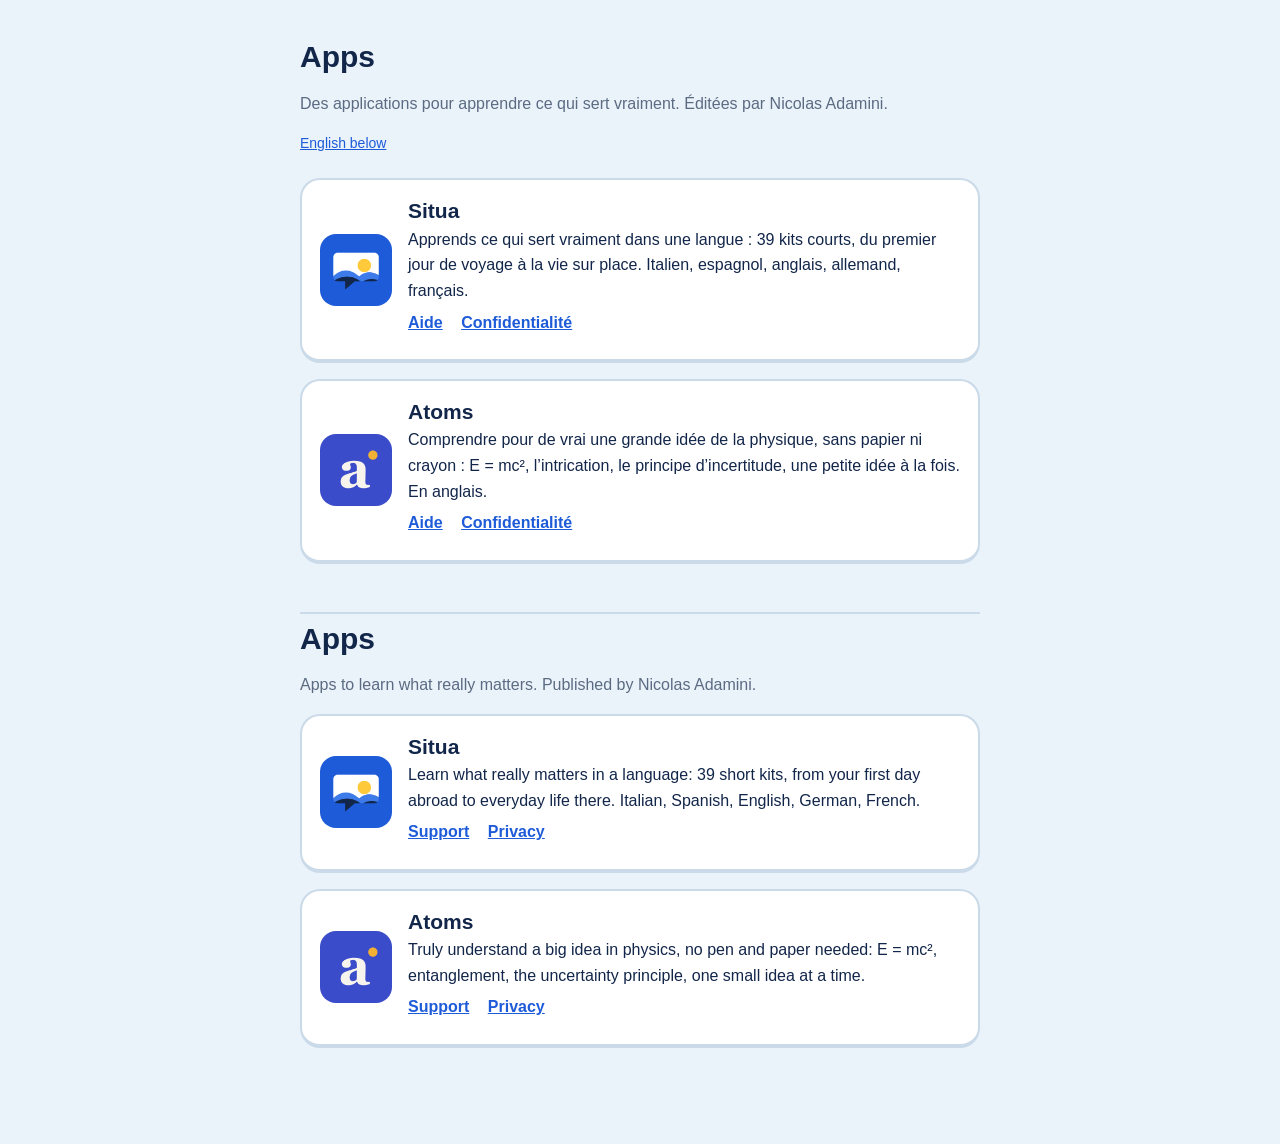
<file: index.html>
<!DOCTYPE html>
<html lang="fr">
<head>
  <meta charset="utf-8">
  <meta name="viewport" content="width=device-width, initial-scale=1">
  <title>Apps de Nicolas Adamini</title>
  <meta name="description" content="Les applications éducatives de Nicolas Adamini : présentation, aide et politiques de confidentialité.">
  <link rel="stylesheet" href="/style.css">
</head>
<body>
<main>
  <h1>Apps</h1>
  <p class="muted">Des applications pour apprendre ce qui sert vraiment. Éditées par Nicolas Adamini.</p>
  <p class="lang"><a href="#en">English below</a></p>

  <div class="card">
    <img src="/situa/icon.png" alt="Icône de Situa">
    <div>
      <h2>Situa</h2>
      <p>Apprends ce qui sert vraiment dans une langue : 39 kits courts, du premier jour de voyage à la vie sur place. Italien, espagnol, anglais, allemand, français.</p>
      <p class="links">
        <a href="/situa/support/">Aide</a>
        <a href="/situa/privacy/">Confidentialité</a>
      </p>
    </div>
  </div>

  <div class="card">
    <img src="/atoms/icon.png" alt="Icône d’Atoms">
    <div>
      <h2>Atoms</h2>
      <p>Comprendre pour de vrai une grande idée de la physique, sans papier ni crayon : E = mc², l’intrication, le principe d’incertitude, une petite idée à la fois. En anglais.</p>
      <p class="links">
        <a href="/atoms/support/#fr">Aide</a>
        <a href="/atoms/privacy/#fr">Confidentialité</a>
      </p>
    </div>
  </div>

  <hr id="en">
  <h1>Apps</h1>
  <p class="muted">Apps to learn what really matters. Published by Nicolas Adamini.</p>

  <div class="card">
    <img src="/situa/icon.png" alt="Situa icon">
    <div>
      <h2>Situa</h2>
      <p>Learn what really matters in a language: 39 short kits, from your first day abroad to everyday life there. Italian, Spanish, English, German, French.</p>
      <p class="links">
        <a href="/situa/support/#en">Support</a>
        <a href="/situa/privacy/#en">Privacy</a>
      </p>
    </div>
  </div>

  <div class="card">
    <img src="/atoms/icon.png" alt="Atoms icon">
    <div>
      <h2>Atoms</h2>
      <p>Truly understand a big idea in physics, no pen and paper needed: E = mc², entanglement, the uncertainty principle, one small idea at a time.</p>
      <p class="links">
        <a href="/atoms/support/">Support</a>
        <a href="/atoms/privacy/">Privacy</a>
      </p>
    </div>
  </div>
</main>
</body>
</html>
</file>
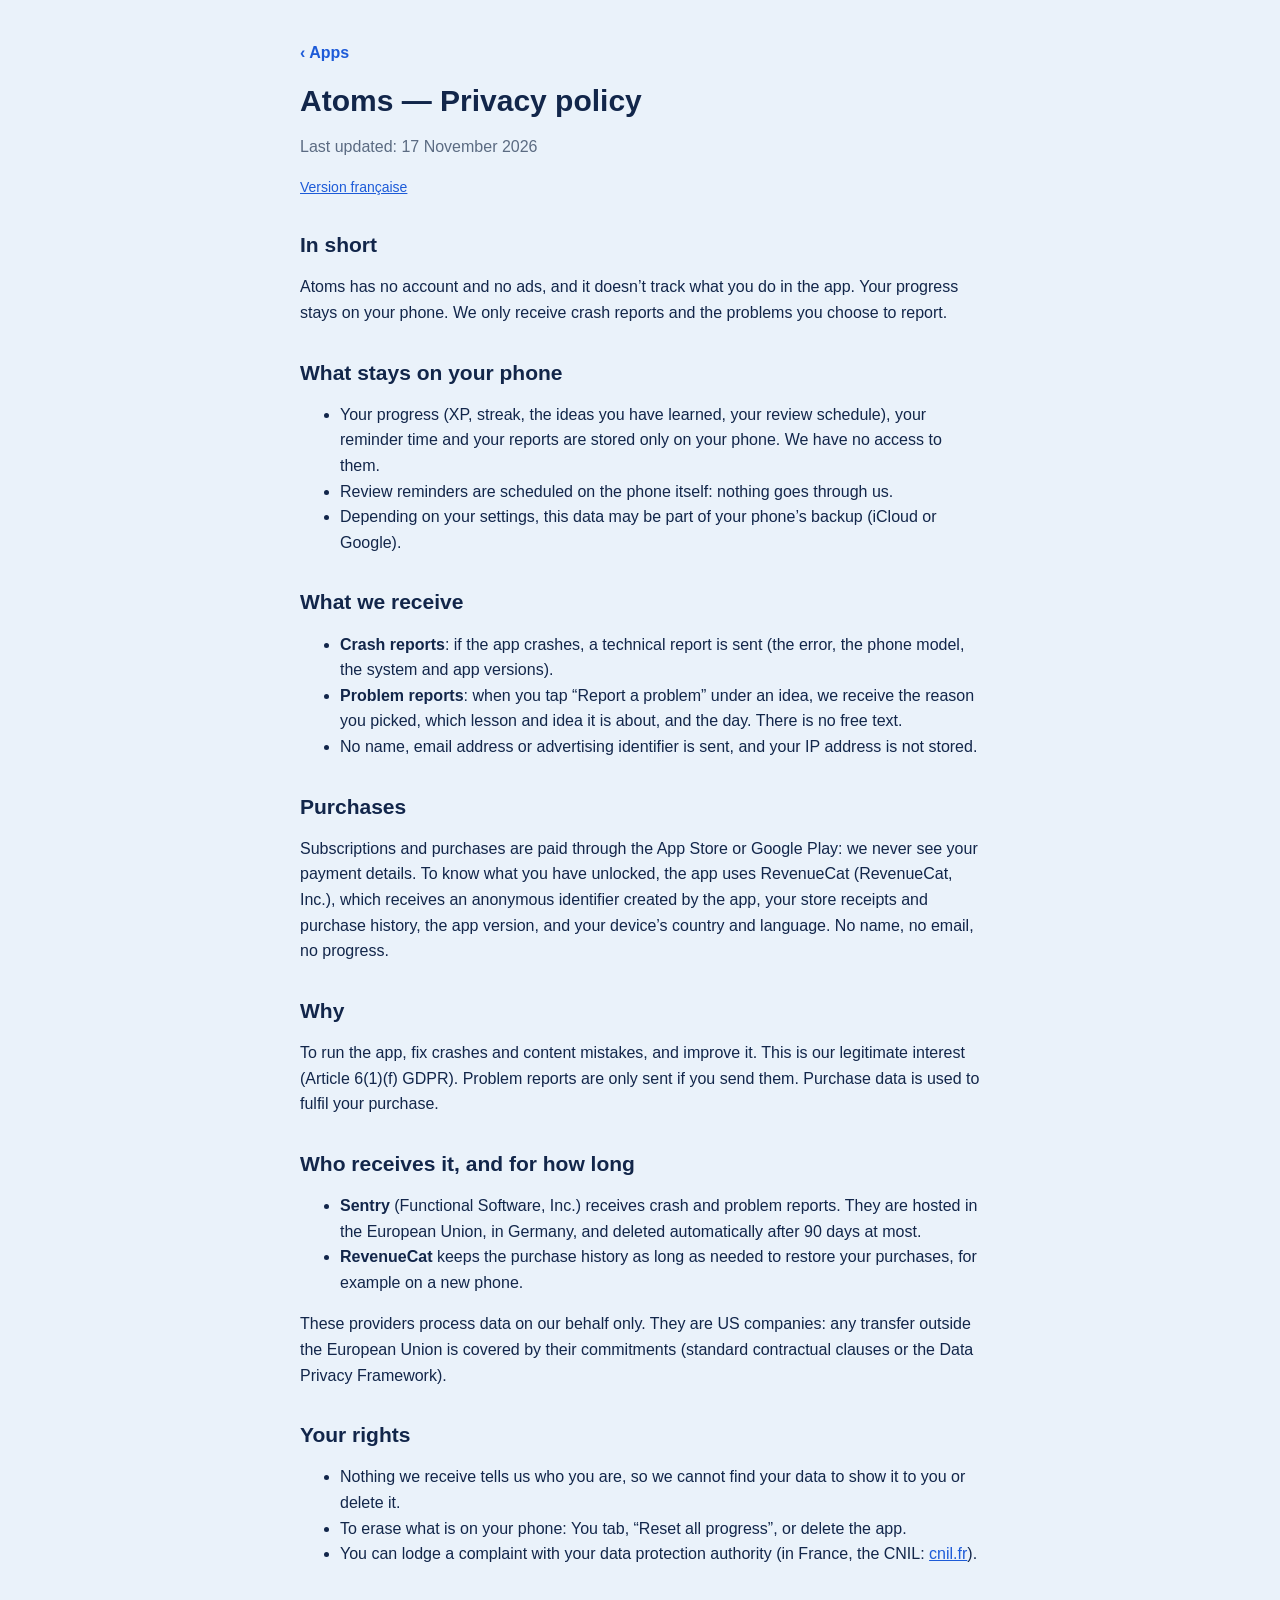
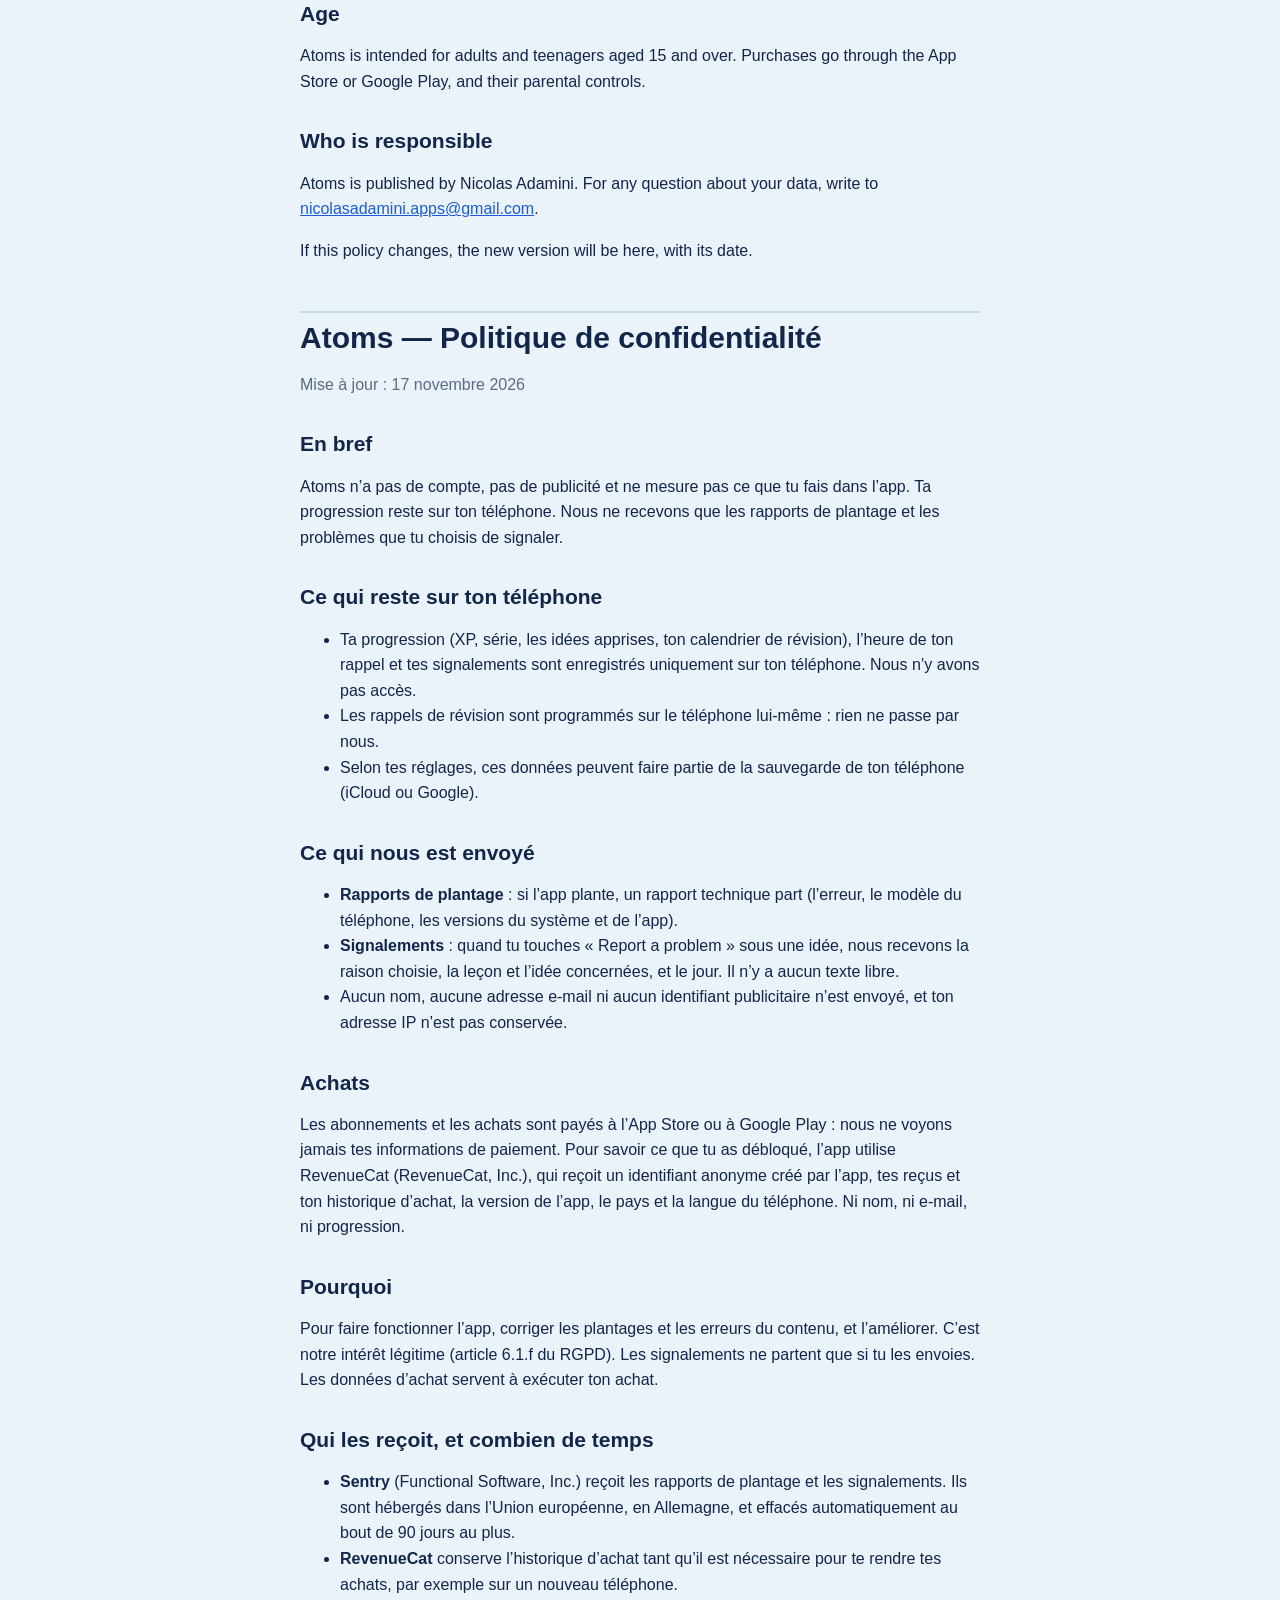
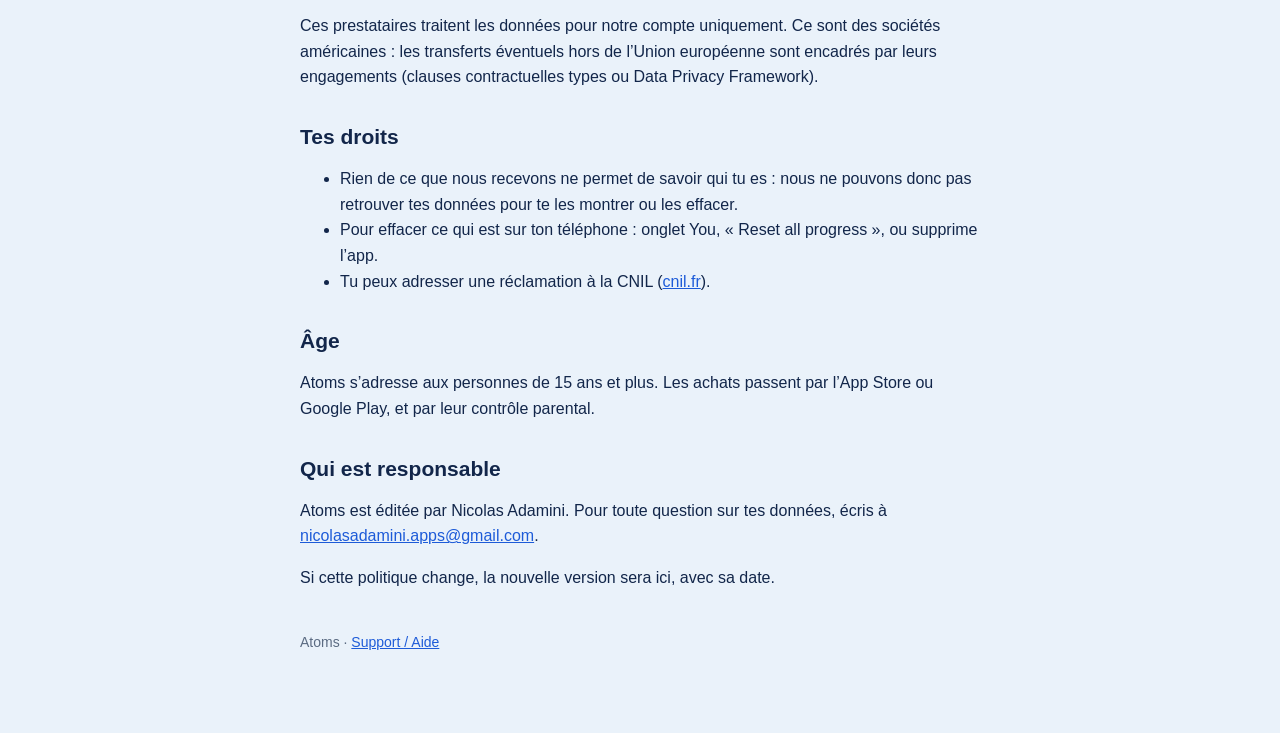
<file: atoms/privacy/index.html>
<!DOCTYPE html>
<html lang="en">
<head>
  <meta charset="utf-8">
  <meta name="viewport" content="width=device-width, initial-scale=1">
  <title>Atoms — Privacy policy / Politique de confidentialité</title>
  <link rel="stylesheet" href="/style.css">
</head>
<body>
<main>
  <a class="back" href="/">‹ Apps</a>
  <h1>Atoms — Privacy policy</h1>
  <p class="muted">Last updated: 17 November 2026</p>
  <p class="lang"><a href="#fr">Version française</a></p>

  <h2>In short</h2>
  <p>Atoms has no account and no ads, and it doesn’t track what you do in the app. Your progress stays on your phone. We only receive crash reports and the problems you choose to report.</p>

  <h2>What stays on your phone</h2>
  <ul>
    <li>Your progress (XP, streak, the ideas you have learned, your review schedule), your reminder time and your reports are stored only on your phone. We have no access to them.</li>
    <li>Review reminders are scheduled on the phone itself: nothing goes through us.</li>
    <li>Depending on your settings, this data may be part of your phone’s backup (iCloud or Google).</li>
  </ul>

  <h2>What we receive</h2>
  <ul>
    <li><strong>Crash reports</strong>: if the app crashes, a technical report is sent (the error, the phone model, the system and app versions).</li>
    <li><strong>Problem reports</strong>: when you tap “Report a problem” under an idea, we receive the reason you picked, which lesson and idea it is about, and the day. There is no free text.</li>
    <li>No name, email address or advertising identifier is sent, and your IP address is not stored.</li>
  </ul>

  <h2>Purchases</h2>
  <p>Subscriptions and purchases are paid through the App Store or Google Play: we never see your payment details. To know what you have unlocked, the app uses RevenueCat (RevenueCat, Inc.), which receives an anonymous identifier created by the app, your store receipts and purchase history, the app version, and your device’s country and language. No name, no email, no progress.</p>

  <h2>Why</h2>
  <p>To run the app, fix crashes and content mistakes, and improve it. This is our legitimate interest (Article 6(1)(f) GDPR). Problem reports are only sent if you send them. Purchase data is used to fulfil your purchase.</p>

  <h2>Who receives it, and for how long</h2>
  <ul>
    <li><strong>Sentry</strong> (Functional Software, Inc.) receives crash and problem reports. They are hosted in the European Union, in Germany, and deleted automatically after 90 days at most.</li>
    <li><strong>RevenueCat</strong> keeps the purchase history as long as needed to restore your purchases, for example on a new phone.</li>
  </ul>
  <p>These providers process data on our behalf only. They are US companies: any transfer outside the European Union is covered by their commitments (standard contractual clauses or the Data Privacy Framework).</p>

  <h2>Your rights</h2>
  <ul>
    <li>Nothing we receive tells us who you are, so we cannot find your data to show it to you or delete it.</li>
    <li>To erase what is on your phone: You tab, “Reset all progress”, or delete the app.</li>
    <li>You can lodge a complaint with your data protection authority (in France, the CNIL: <a href="https://www.cnil.fr">cnil.fr</a>).</li>
  </ul>

  <h2>Age</h2>
  <p>Atoms is intended for adults and teenagers aged 15 and over. Purchases go through the App Store or Google Play, and their parental controls.</p>

  <h2>Who is responsible</h2>
  <p>Atoms is published by Nicolas Adamini. For any question about your data, write to <a href="mailto:nicolasadamini.apps@gmail.com">nicolasadamini.apps@gmail.com</a>.</p>
  <p>If this policy changes, the new version will be here, with its date.</p>

  <hr id="fr">
  <h1>Atoms — Politique de confidentialité</h1>
  <p class="muted">Mise à jour : 17 novembre 2026</p>

  <h2>En bref</h2>
  <p>Atoms n’a pas de compte, pas de publicité et ne mesure pas ce que tu fais dans l’app. Ta progression reste sur ton téléphone. Nous ne recevons que les rapports de plantage et les problèmes que tu choisis de signaler.</p>

  <h2>Ce qui reste sur ton téléphone</h2>
  <ul>
    <li>Ta progression (XP, série, les idées apprises, ton calendrier de révision), l’heure de ton rappel et tes signalements sont enregistrés uniquement sur ton téléphone. Nous n’y avons pas accès.</li>
    <li>Les rappels de révision sont programmés sur le téléphone lui-même : rien ne passe par nous.</li>
    <li>Selon tes réglages, ces données peuvent faire partie de la sauvegarde de ton téléphone (iCloud ou Google).</li>
  </ul>

  <h2>Ce qui nous est envoyé</h2>
  <ul>
    <li><strong>Rapports de plantage</strong> : si l’app plante, un rapport technique part (l’erreur, le modèle du téléphone, les versions du système et de l’app).</li>
    <li><strong>Signalements</strong> : quand tu touches « Report a problem » sous une idée, nous recevons la raison choisie, la leçon et l’idée concernées, et le jour. Il n’y a aucun texte libre.</li>
    <li>Aucun nom, aucune adresse e-mail ni aucun identifiant publicitaire n’est envoyé, et ton adresse IP n’est pas conservée.</li>
  </ul>

  <h2>Achats</h2>
  <p>Les abonnements et les achats sont payés à l’App Store ou à Google Play : nous ne voyons jamais tes informations de paiement. Pour savoir ce que tu as débloqué, l’app utilise RevenueCat (RevenueCat, Inc.), qui reçoit un identifiant anonyme créé par l’app, tes reçus et ton historique d’achat, la version de l’app, le pays et la langue du téléphone. Ni nom, ni e-mail, ni progression.</p>

  <h2>Pourquoi</h2>
  <p>Pour faire fonctionner l’app, corriger les plantages et les erreurs du contenu, et l’améliorer. C’est notre intérêt légitime (article 6.1.f du RGPD). Les signalements ne partent que si tu les envoies. Les données d’achat servent à exécuter ton achat.</p>

  <h2>Qui les reçoit, et combien de temps</h2>
  <ul>
    <li><strong>Sentry</strong> (Functional Software, Inc.) reçoit les rapports de plantage et les signalements. Ils sont hébergés dans l’Union européenne, en Allemagne, et effacés automatiquement au bout de 90 jours au plus.</li>
    <li><strong>RevenueCat</strong> conserve l’historique d’achat tant qu’il est nécessaire pour te rendre tes achats, par exemple sur un nouveau téléphone.</li>
  </ul>
  <p>Ces prestataires traitent les données pour notre compte uniquement. Ce sont des sociétés américaines : les transferts éventuels hors de l’Union européenne sont encadrés par leurs engagements (clauses contractuelles types ou Data Privacy Framework).</p>

  <h2>Tes droits</h2>
  <ul>
    <li>Rien de ce que nous recevons ne permet de savoir qui tu es : nous ne pouvons donc pas retrouver tes données pour te les montrer ou les effacer.</li>
    <li>Pour effacer ce qui est sur ton téléphone : onglet You, « Reset all progress », ou supprime l’app.</li>
    <li>Tu peux adresser une réclamation à la CNIL (<a href="https://www.cnil.fr">cnil.fr</a>).</li>
  </ul>

  <h2>Âge</h2>
  <p>Atoms s’adresse aux personnes de 15 ans et plus. Les achats passent par l’App Store ou Google Play, et par leur contrôle parental.</p>

  <h2>Qui est responsable</h2>
  <p>Atoms est éditée par Nicolas Adamini. Pour toute question sur tes données, écris à <a href="mailto:nicolasadamini.apps@gmail.com">nicolasadamini.apps@gmail.com</a>.</p>
  <p>Si cette politique change, la nouvelle version sera ici, avec sa date.</p>

  <footer>Atoms · <a href="/atoms/support/">Support / Aide</a></footer>
</main>
</body>
</html>
</file>
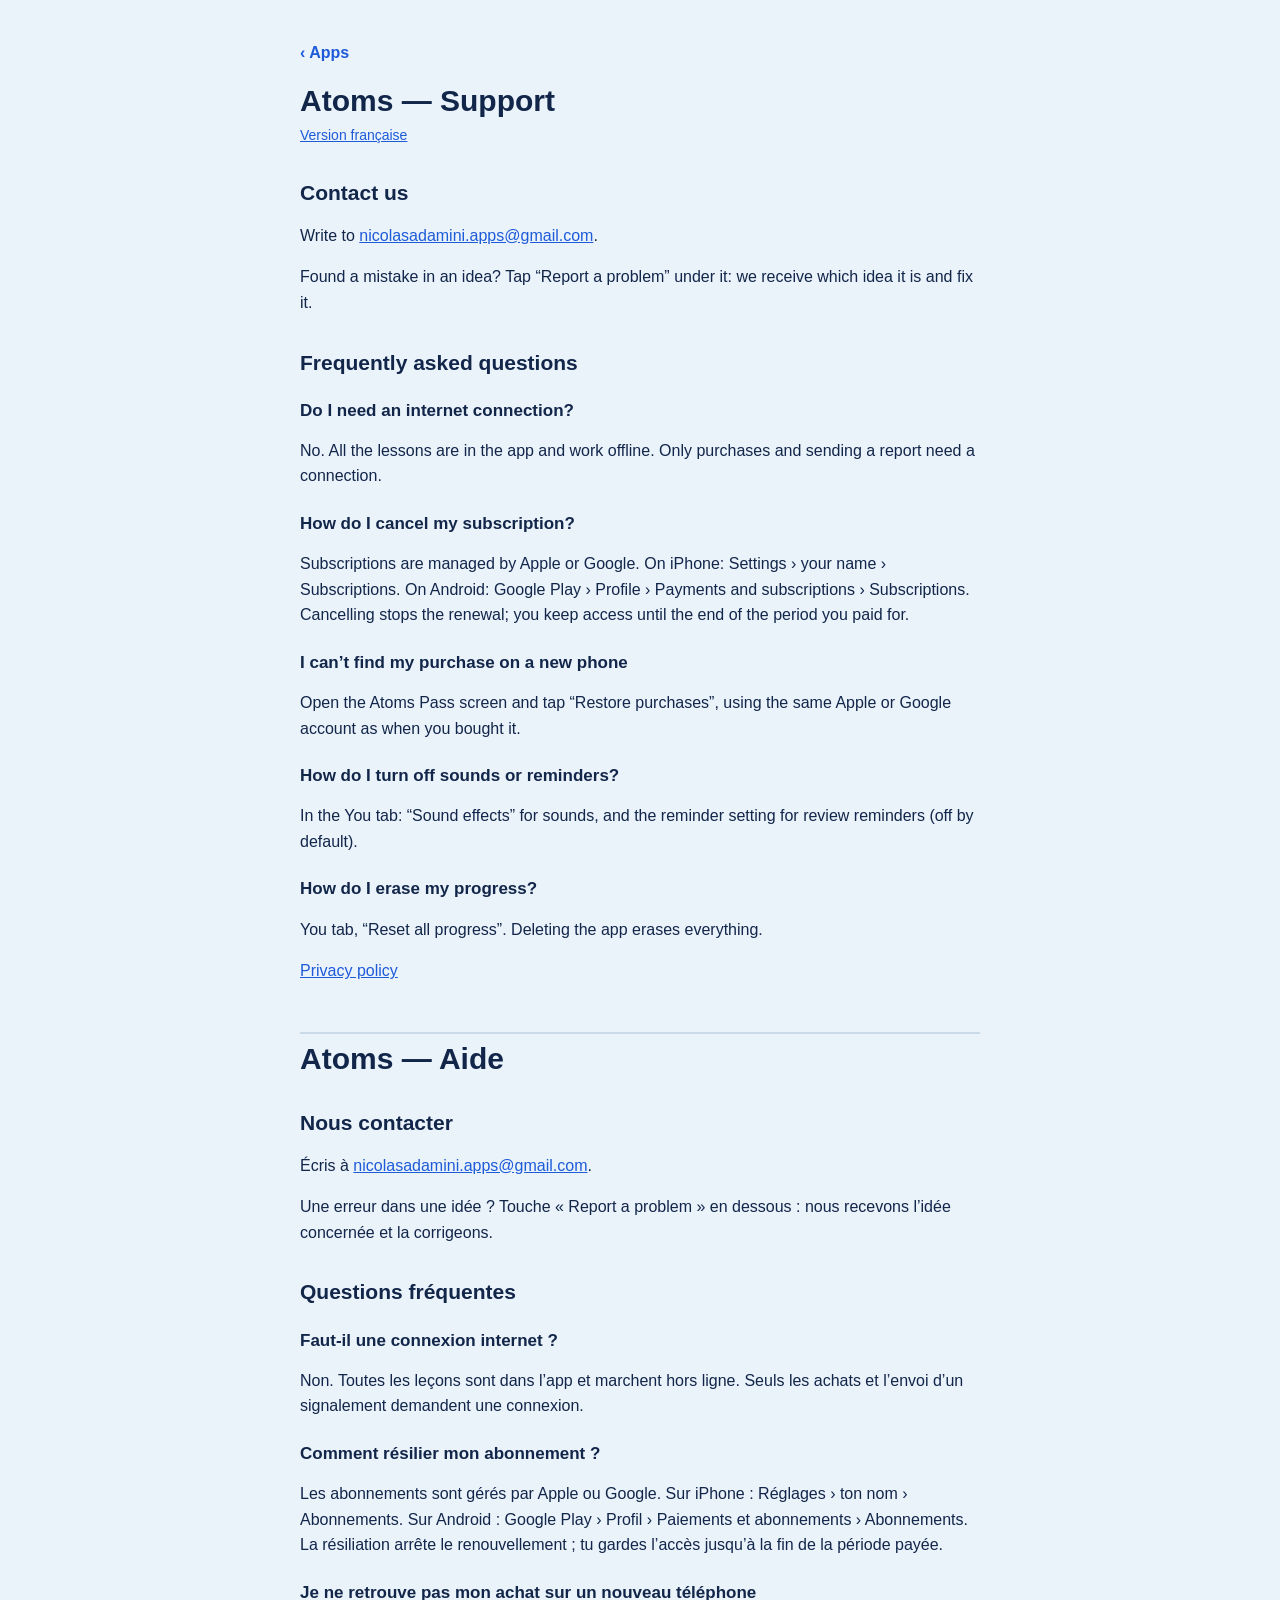
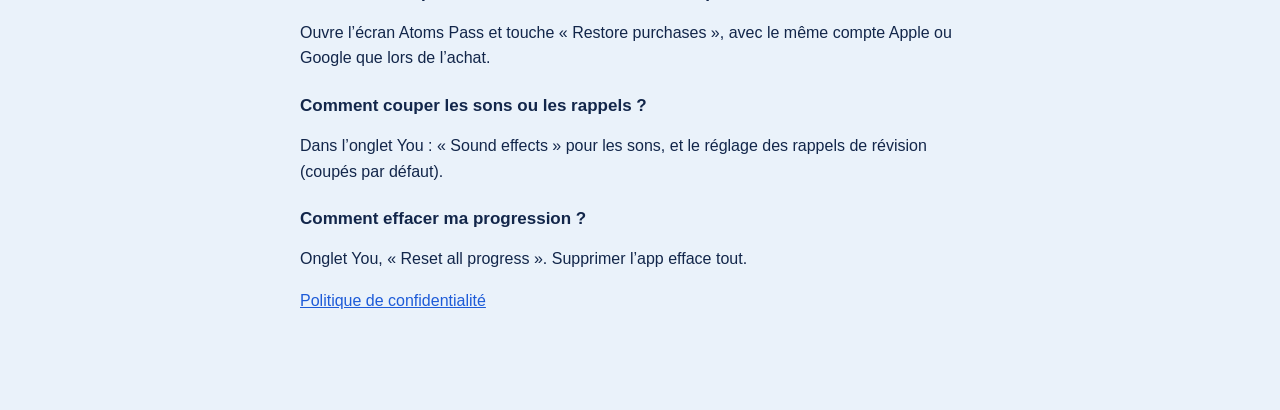
<file: atoms/support/index.html>
<!DOCTYPE html>
<html lang="en">
<head>
  <meta charset="utf-8">
  <meta name="viewport" content="width=device-width, initial-scale=1">
  <title>Atoms — Support / Aide</title>
  <link rel="stylesheet" href="/style.css">
</head>
<body>
<main>
  <a class="back" href="/">‹ Apps</a>
  <h1>Atoms — Support</h1>
  <p class="lang"><a href="#fr">Version française</a></p>

  <h2>Contact us</h2>
  <p>Write to <a href="mailto:nicolasadamini.apps@gmail.com">nicolasadamini.apps@gmail.com</a>.</p>
  <p>Found a mistake in an idea? Tap “Report a problem” under it: we receive which idea it is and fix it.</p>

  <h2>Frequently asked questions</h2>
  <h3>Do I need an internet connection?</h3>
  <p>No. All the lessons are in the app and work offline. Only purchases and sending a report need a connection.</p>
  <h3>How do I cancel my subscription?</h3>
  <p>Subscriptions are managed by Apple or Google. On iPhone: Settings › your name › Subscriptions. On Android: Google Play › Profile › Payments and subscriptions › Subscriptions. Cancelling stops the renewal; you keep access until the end of the period you paid for.</p>
  <h3>I can’t find my purchase on a new phone</h3>
  <p>Open the Atoms Pass screen and tap “Restore purchases”, using the same Apple or Google account as when you bought it.</p>
  <h3>How do I turn off sounds or reminders?</h3>
  <p>In the You tab: “Sound effects” for sounds, and the reminder setting for review reminders (off by default).</p>
  <h3>How do I erase my progress?</h3>
  <p>You tab, “Reset all progress”. Deleting the app erases everything.</p>

  <p><a href="/atoms/privacy/">Privacy policy</a></p>

  <hr id="fr">
  <h1>Atoms — Aide</h1>

  <h2>Nous contacter</h2>
  <p>Écris à <a href="mailto:nicolasadamini.apps@gmail.com">nicolasadamini.apps@gmail.com</a>.</p>
  <p>Une erreur dans une idée ? Touche « Report a problem » en dessous : nous recevons l’idée concernée et la corrigeons.</p>

  <h2>Questions fréquentes</h2>
  <h3>Faut-il une connexion internet ?</h3>
  <p>Non. Toutes les leçons sont dans l’app et marchent hors ligne. Seuls les achats et l’envoi d’un signalement demandent une connexion.</p>
  <h3>Comment résilier mon abonnement ?</h3>
  <p>Les abonnements sont gérés par Apple ou Google. Sur iPhone : Réglages › ton nom › Abonnements. Sur Android : Google Play › Profil › Paiements et abonnements › Abonnements. La résiliation arrête le renouvellement ; tu gardes l’accès jusqu’à la fin de la période payée.</p>
  <h3>Je ne retrouve pas mon achat sur un nouveau téléphone</h3>
  <p>Ouvre l’écran Atoms Pass et touche « Restore purchases », avec le même compte Apple ou Google que lors de l’achat.</p>
  <h3>Comment couper les sons ou les rappels ?</h3>
  <p>Dans l’onglet You : « Sound effects » pour les sons, et le réglage des rappels de révision (coupés par défaut).</p>
  <h3>Comment effacer ma progression ?</h3>
  <p>Onglet You, « Reset all progress ». Supprimer l’app efface tout.</p>

  <p><a href="/atoms/privacy/#fr">Politique de confidentialité</a></p>
</main>
</body>
</html>
</file>
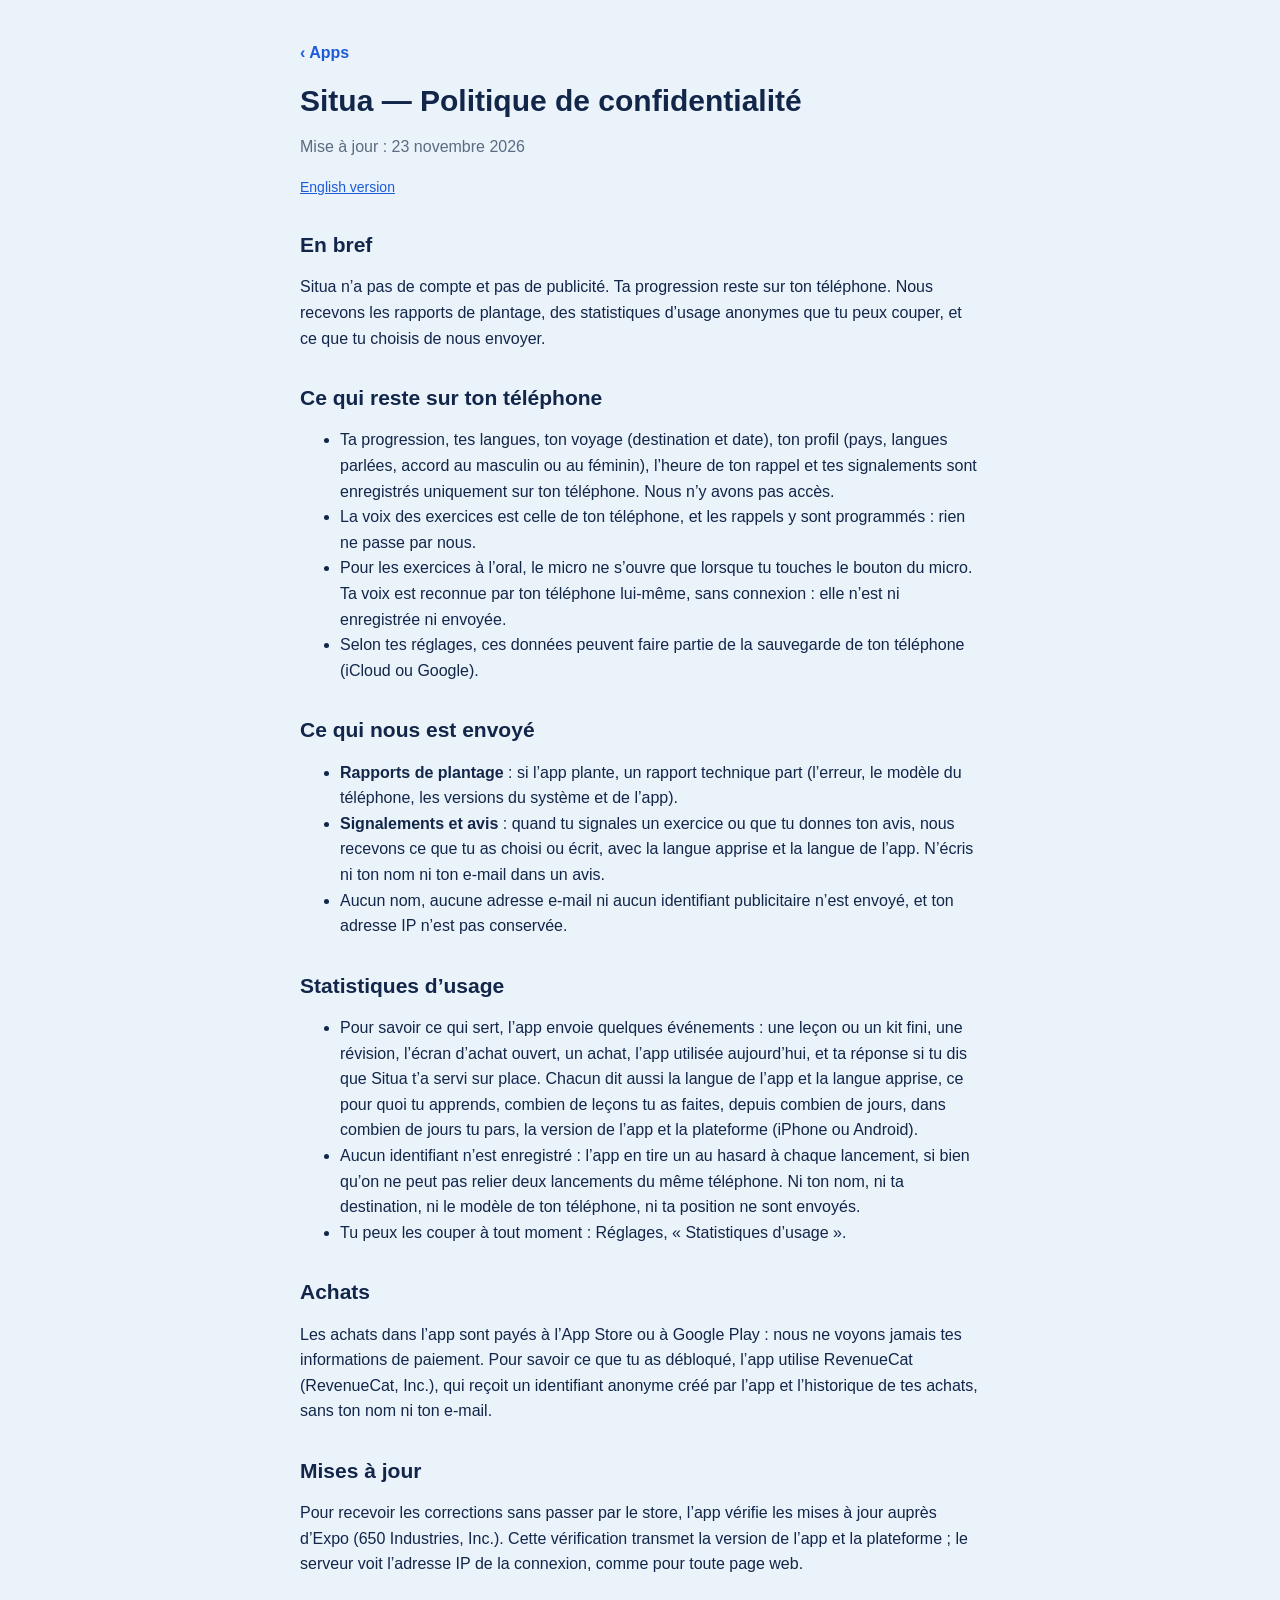
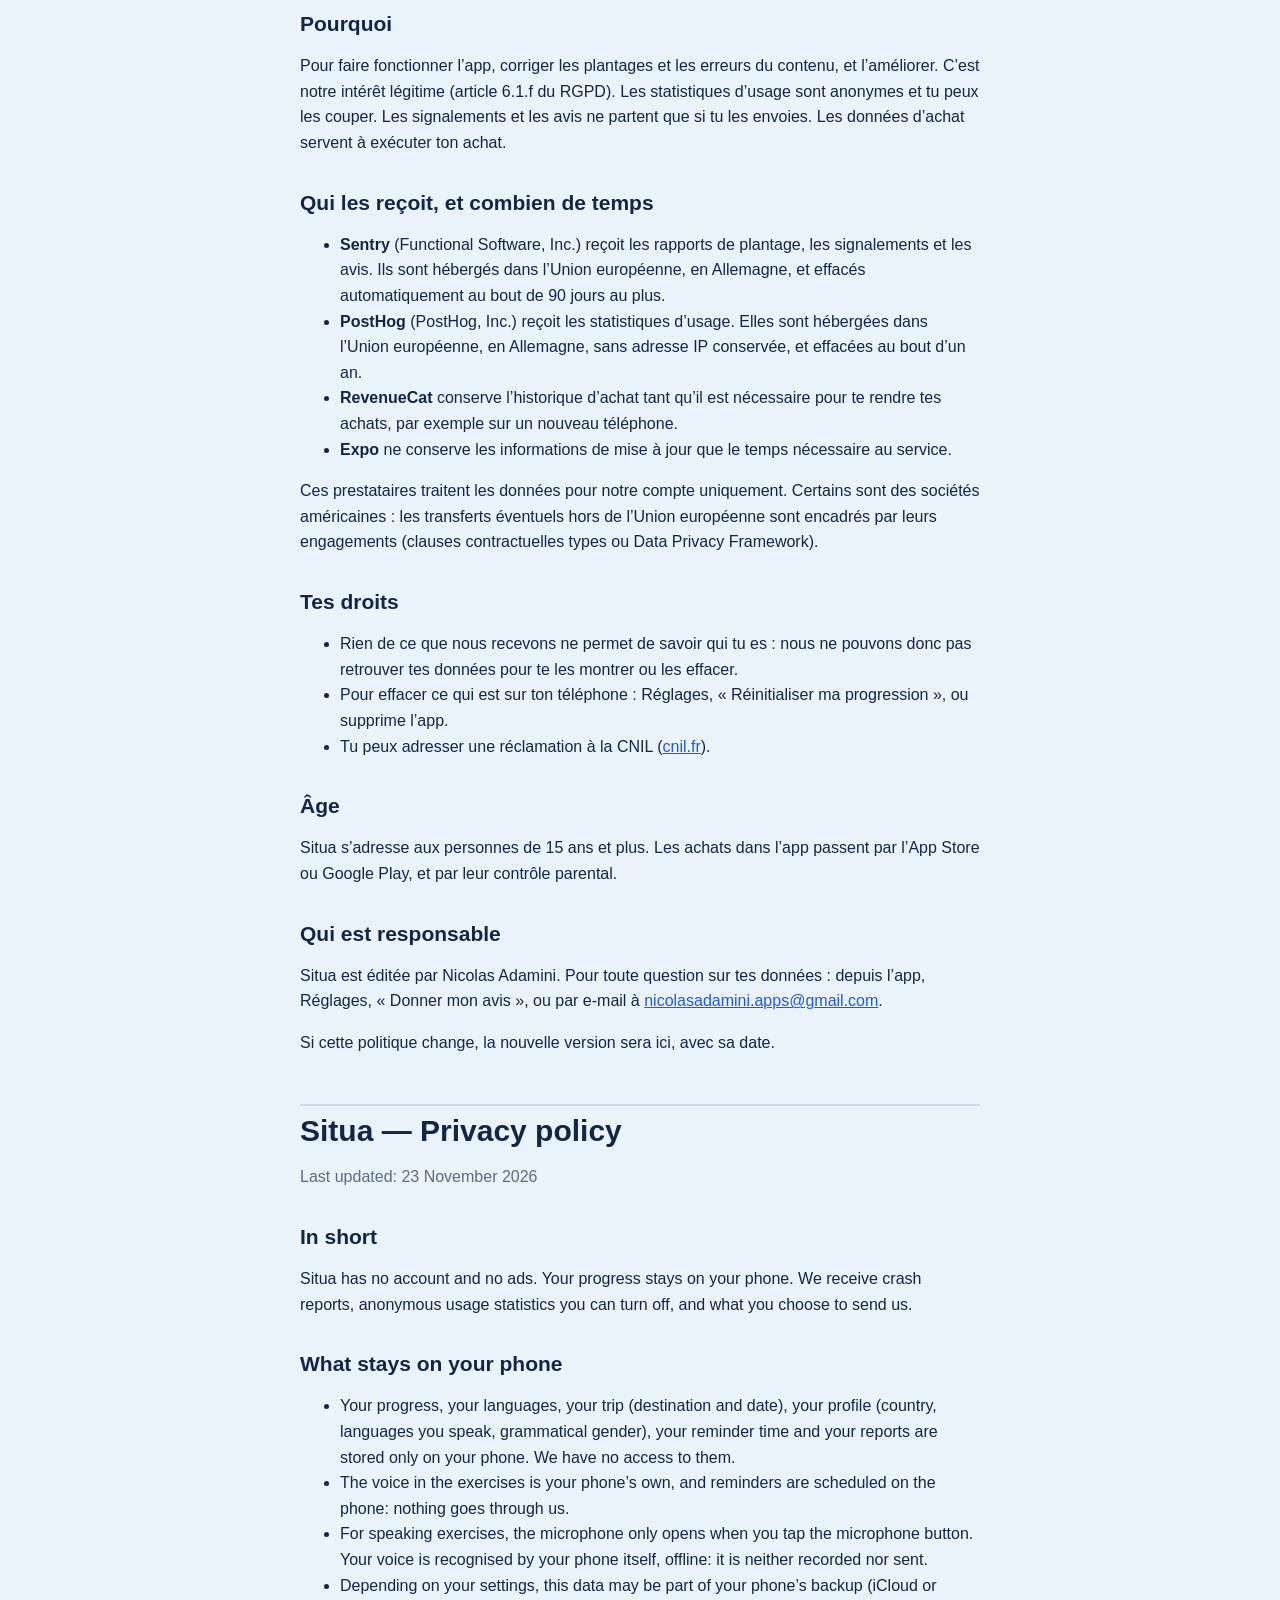
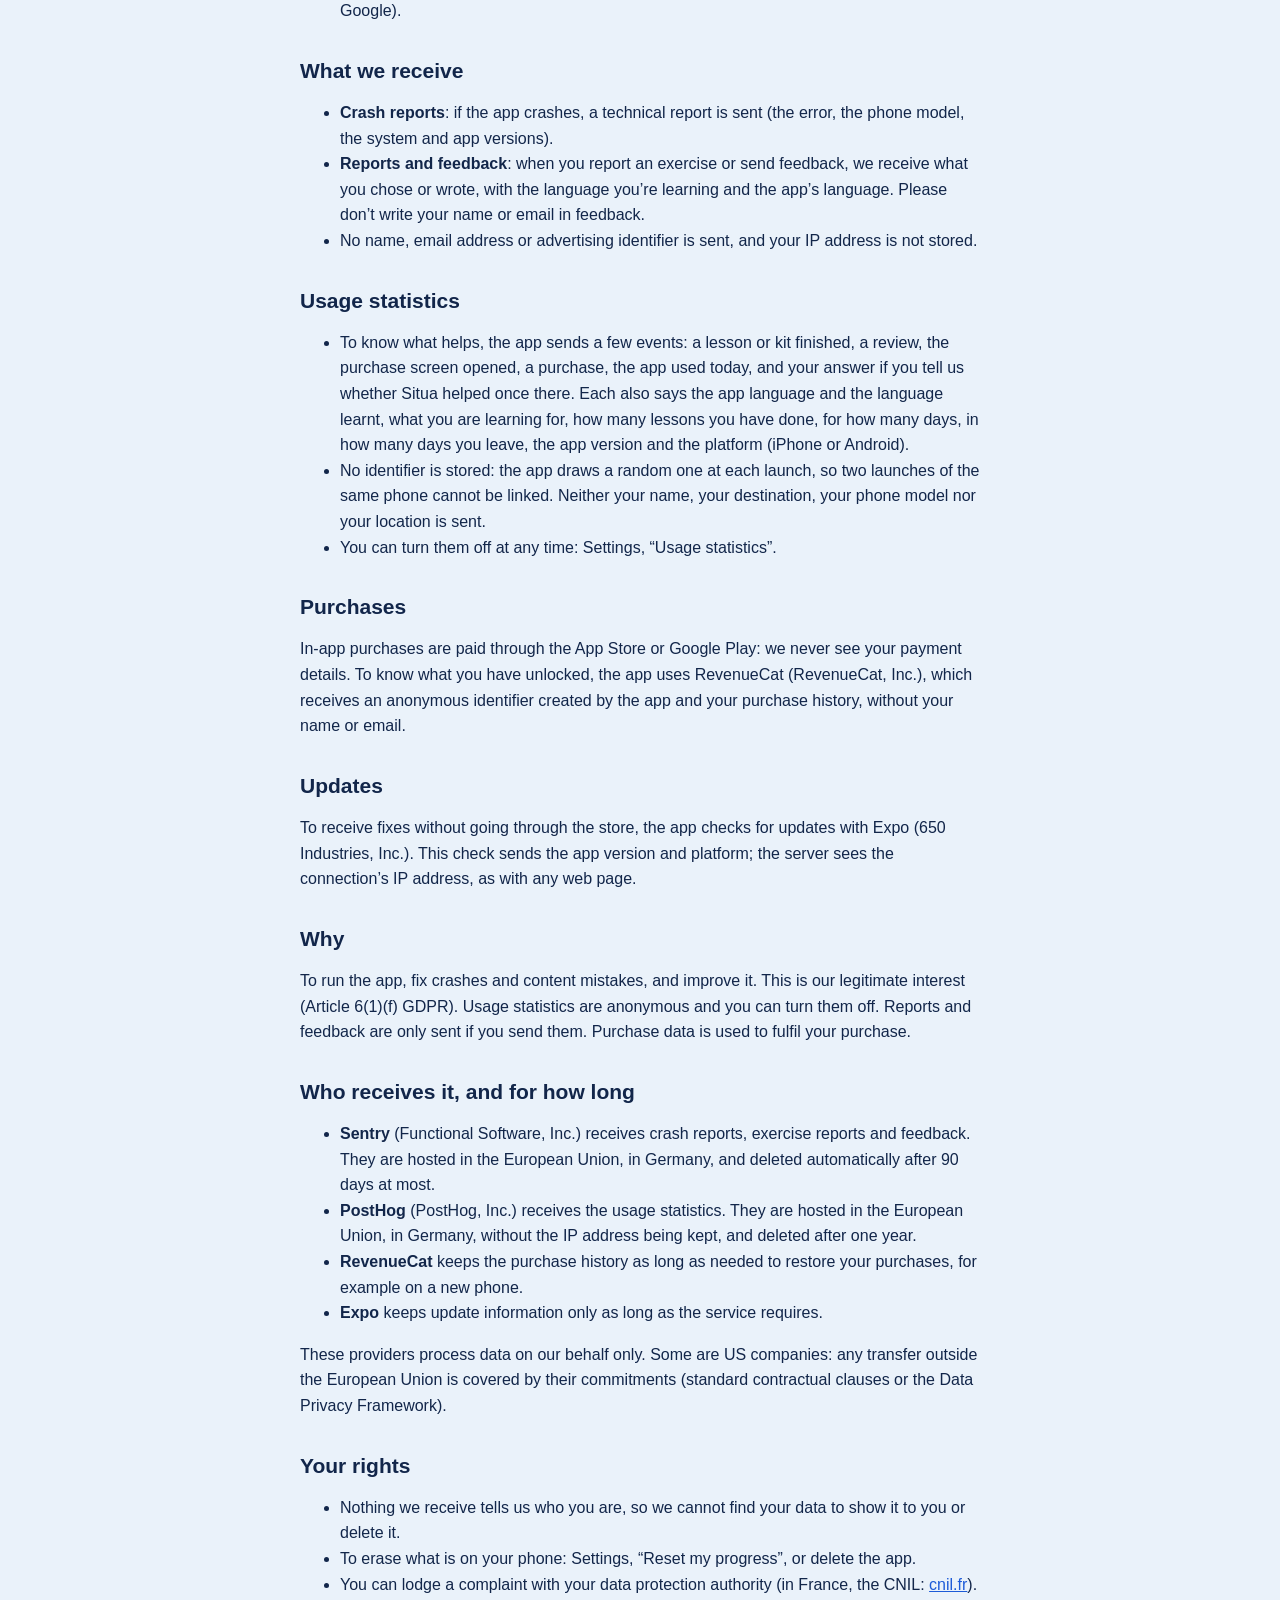
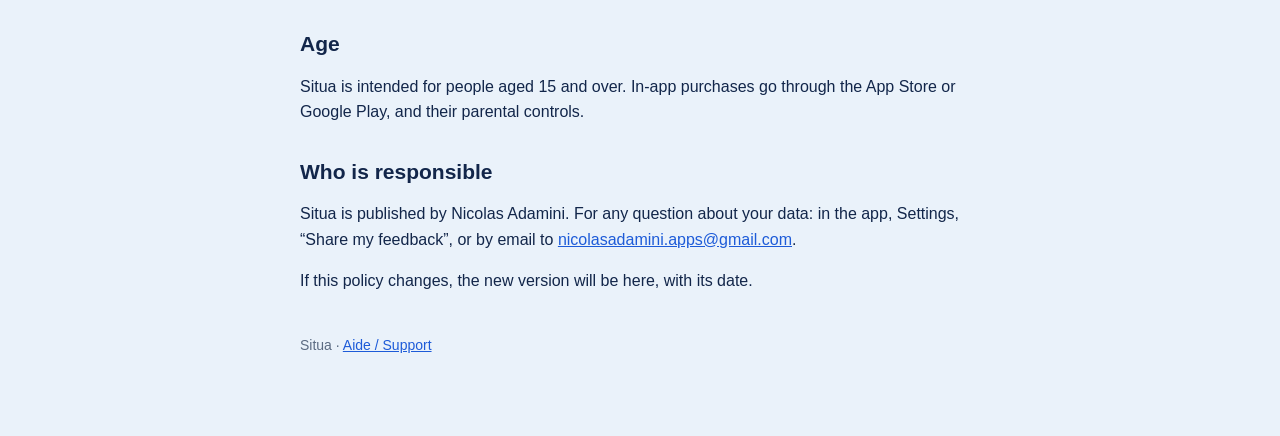
<file: situa/privacy/index.html>
<!DOCTYPE html>
<html lang="fr">
<head>
  <meta charset="utf-8">
  <meta name="viewport" content="width=device-width, initial-scale=1">
  <title>Situa — Politique de confidentialité / Privacy policy</title>
  <link rel="stylesheet" href="/style.css">
</head>
<body>
<main>
  <a class="back" href="/">‹ Apps</a>
  <h1>Situa — Politique de confidentialité</h1>
  <p class="muted">Mise à jour : 23 novembre 2026</p>
  <p class="lang"><a href="#en">English version</a></p>

  <h2>En bref</h2>
  <p>Situa n’a pas de compte et pas de publicité. Ta progression reste sur ton téléphone. Nous recevons les rapports de plantage, des statistiques d’usage anonymes que tu peux couper, et ce que tu choisis de nous envoyer.</p>

  <h2>Ce qui reste sur ton téléphone</h2>
  <ul>
    <li>Ta progression, tes langues, ton voyage (destination et date), ton profil (pays, langues parlées, accord au masculin ou au féminin), l’heure de ton rappel et tes signalements sont enregistrés uniquement sur ton téléphone. Nous n’y avons pas accès.</li>
    <li>La voix des exercices est celle de ton téléphone, et les rappels y sont programmés : rien ne passe par nous.</li>
    <li>Pour les exercices à l’oral, le micro ne s’ouvre que lorsque tu touches le bouton du micro. Ta voix est reconnue par ton téléphone lui-même, sans connexion : elle n’est ni enregistrée ni envoyée.</li>
    <li>Selon tes réglages, ces données peuvent faire partie de la sauvegarde de ton téléphone (iCloud ou Google).</li>
  </ul>

  <h2>Ce qui nous est envoyé</h2>
  <ul>
    <li><strong>Rapports de plantage</strong> : si l’app plante, un rapport technique part (l’erreur, le modèle du téléphone, les versions du système et de l’app).</li>
    <li><strong>Signalements et avis</strong> : quand tu signales un exercice ou que tu donnes ton avis, nous recevons ce que tu as choisi ou écrit, avec la langue apprise et la langue de l’app. N’écris ni ton nom ni ton e-mail dans un avis.</li>
    <li>Aucun nom, aucune adresse e-mail ni aucun identifiant publicitaire n’est envoyé, et ton adresse IP n’est pas conservée.</li>
  </ul>

  <h2>Statistiques d’usage</h2>
  <ul>
    <li>Pour savoir ce qui sert, l’app envoie quelques événements : une leçon ou un kit fini, une révision, l’écran d’achat ouvert, un achat, l’app utilisée aujourd’hui, et ta réponse si tu dis que Situa t’a servi sur place. Chacun dit aussi la langue de l’app et la langue apprise, ce pour quoi tu apprends, combien de leçons tu as faites, depuis combien de jours, dans combien de jours tu pars, la version de l’app et la plateforme (iPhone ou Android).</li>
    <li>Aucun identifiant n’est enregistré : l’app en tire un au hasard à chaque lancement, si bien qu’on ne peut pas relier deux lancements du même téléphone. Ni ton nom, ni ta destination, ni le modèle de ton téléphone, ni ta position ne sont envoyés.</li>
    <li>Tu peux les couper à tout moment : Réglages, « Statistiques d’usage ».</li>
  </ul>

  <h2>Achats</h2>
  <p>Les achats dans l’app sont payés à l’App Store ou à Google Play : nous ne voyons jamais tes informations de paiement. Pour savoir ce que tu as débloqué, l’app utilise RevenueCat (RevenueCat, Inc.), qui reçoit un identifiant anonyme créé par l’app et l’historique de tes achats, sans ton nom ni ton e-mail.</p>

  <h2>Mises à jour</h2>
  <p>Pour recevoir les corrections sans passer par le store, l’app vérifie les mises à jour auprès d’Expo (650 Industries, Inc.). Cette vérification transmet la version de l’app et la plateforme ; le serveur voit l’adresse IP de la connexion, comme pour toute page web.</p>

  <h2>Pourquoi</h2>
  <p>Pour faire fonctionner l’app, corriger les plantages et les erreurs du contenu, et l’améliorer. C’est notre intérêt légitime (article 6.1.f du RGPD). Les statistiques d’usage sont anonymes et tu peux les couper. Les signalements et les avis ne partent que si tu les envoies. Les données d’achat servent à exécuter ton achat.</p>

  <h2>Qui les reçoit, et combien de temps</h2>
  <ul>
    <li><strong>Sentry</strong> (Functional Software, Inc.) reçoit les rapports de plantage, les signalements et les avis. Ils sont hébergés dans l’Union européenne, en Allemagne, et effacés automatiquement au bout de 90 jours au plus.</li>
    <li><strong>PostHog</strong> (PostHog, Inc.) reçoit les statistiques d’usage. Elles sont hébergées dans l’Union européenne, en Allemagne, sans adresse IP conservée, et effacées au bout d’un an.</li>
    <li><strong>RevenueCat</strong> conserve l’historique d’achat tant qu’il est nécessaire pour te rendre tes achats, par exemple sur un nouveau téléphone.</li>
    <li><strong>Expo</strong> ne conserve les informations de mise à jour que le temps nécessaire au service.</li>
  </ul>
  <p>Ces prestataires traitent les données pour notre compte uniquement. Certains sont des sociétés américaines : les transferts éventuels hors de l’Union européenne sont encadrés par leurs engagements (clauses contractuelles types ou Data Privacy Framework).</p>

  <h2>Tes droits</h2>
  <ul>
    <li>Rien de ce que nous recevons ne permet de savoir qui tu es : nous ne pouvons donc pas retrouver tes données pour te les montrer ou les effacer.</li>
    <li>Pour effacer ce qui est sur ton téléphone : Réglages, « Réinitialiser ma progression », ou supprime l’app.</li>
    <li>Tu peux adresser une réclamation à la CNIL (<a href="https://www.cnil.fr">cnil.fr</a>).</li>
  </ul>

  <h2>Âge</h2>
  <p>Situa s’adresse aux personnes de 15 ans et plus. Les achats dans l’app passent par l’App Store ou Google Play, et par leur contrôle parental.</p>

  <h2>Qui est responsable</h2>
  <p>Situa est éditée par Nicolas Adamini. Pour toute question sur tes données : depuis l’app, Réglages, « Donner mon avis », ou par e-mail à <a href="mailto:nicolasadamini.apps@gmail.com">nicolasadamini.apps@gmail.com</a>.</p>
  <p>Si cette politique change, la nouvelle version sera ici, avec sa date.</p>

  <hr id="en">
  <h1>Situa — Privacy policy</h1>
  <p class="muted">Last updated: 23 November 2026</p>

  <h2>In short</h2>
  <p>Situa has no account and no ads. Your progress stays on your phone. We receive crash reports, anonymous usage statistics you can turn off, and what you choose to send us.</p>

  <h2>What stays on your phone</h2>
  <ul>
    <li>Your progress, your languages, your trip (destination and date), your profile (country, languages you speak, grammatical gender), your reminder time and your reports are stored only on your phone. We have no access to them.</li>
    <li>The voice in the exercises is your phone’s own, and reminders are scheduled on the phone: nothing goes through us.</li>
    <li>For speaking exercises, the microphone only opens when you tap the microphone button. Your voice is recognised by your phone itself, offline: it is neither recorded nor sent.</li>
    <li>Depending on your settings, this data may be part of your phone’s backup (iCloud or Google).</li>
  </ul>

  <h2>What we receive</h2>
  <ul>
    <li><strong>Crash reports</strong>: if the app crashes, a technical report is sent (the error, the phone model, the system and app versions).</li>
    <li><strong>Reports and feedback</strong>: when you report an exercise or send feedback, we receive what you chose or wrote, with the language you’re learning and the app’s language. Please don’t write your name or email in feedback.</li>
    <li>No name, email address or advertising identifier is sent, and your IP address is not stored.</li>
  </ul>

  <h2>Usage statistics</h2>
  <ul>
    <li>To know what helps, the app sends a few events: a lesson or kit finished, a review, the purchase screen opened, a purchase, the app used today, and your answer if you tell us whether Situa helped once there. Each also says the app language and the language learnt, what you are learning for, how many lessons you have done, for how many days, in how many days you leave, the app version and the platform (iPhone or Android).</li>
    <li>No identifier is stored: the app draws a random one at each launch, so two launches of the same phone cannot be linked. Neither your name, your destination, your phone model nor your location is sent.</li>
    <li>You can turn them off at any time: Settings, “Usage statistics”.</li>
  </ul>

  <h2>Purchases</h2>
  <p>In-app purchases are paid through the App Store or Google Play: we never see your payment details. To know what you have unlocked, the app uses RevenueCat (RevenueCat, Inc.), which receives an anonymous identifier created by the app and your purchase history, without your name or email.</p>

  <h2>Updates</h2>
  <p>To receive fixes without going through the store, the app checks for updates with Expo (650 Industries, Inc.). This check sends the app version and platform; the server sees the connection’s IP address, as with any web page.</p>

  <h2>Why</h2>
  <p>To run the app, fix crashes and content mistakes, and improve it. This is our legitimate interest (Article 6(1)(f) GDPR). Usage statistics are anonymous and you can turn them off. Reports and feedback are only sent if you send them. Purchase data is used to fulfil your purchase.</p>

  <h2>Who receives it, and for how long</h2>
  <ul>
    <li><strong>Sentry</strong> (Functional Software, Inc.) receives crash reports, exercise reports and feedback. They are hosted in the European Union, in Germany, and deleted automatically after 90 days at most.</li>
    <li><strong>PostHog</strong> (PostHog, Inc.) receives the usage statistics. They are hosted in the European Union, in Germany, without the IP address being kept, and deleted after one year.</li>
    <li><strong>RevenueCat</strong> keeps the purchase history as long as needed to restore your purchases, for example on a new phone.</li>
    <li><strong>Expo</strong> keeps update information only as long as the service requires.</li>
  </ul>
  <p>These providers process data on our behalf only. Some are US companies: any transfer outside the European Union is covered by their commitments (standard contractual clauses or the Data Privacy Framework).</p>

  <h2>Your rights</h2>
  <ul>
    <li>Nothing we receive tells us who you are, so we cannot find your data to show it to you or delete it.</li>
    <li>To erase what is on your phone: Settings, “Reset my progress”, or delete the app.</li>
    <li>You can lodge a complaint with your data protection authority (in France, the CNIL: <a href="https://www.cnil.fr">cnil.fr</a>).</li>
  </ul>

  <h2>Age</h2>
  <p>Situa is intended for people aged 15 and over. In-app purchases go through the App Store or Google Play, and their parental controls.</p>

  <h2>Who is responsible</h2>
  <p>Situa is published by Nicolas Adamini. For any question about your data: in the app, Settings, “Share my feedback”, or by email to <a href="mailto:nicolasadamini.apps@gmail.com">nicolasadamini.apps@gmail.com</a>.</p>
  <p>If this policy changes, the new version will be here, with its date.</p>

  <footer>Situa · <a href="/situa/support/">Aide / Support</a></footer>
</main>
</body>
</html>
</file>
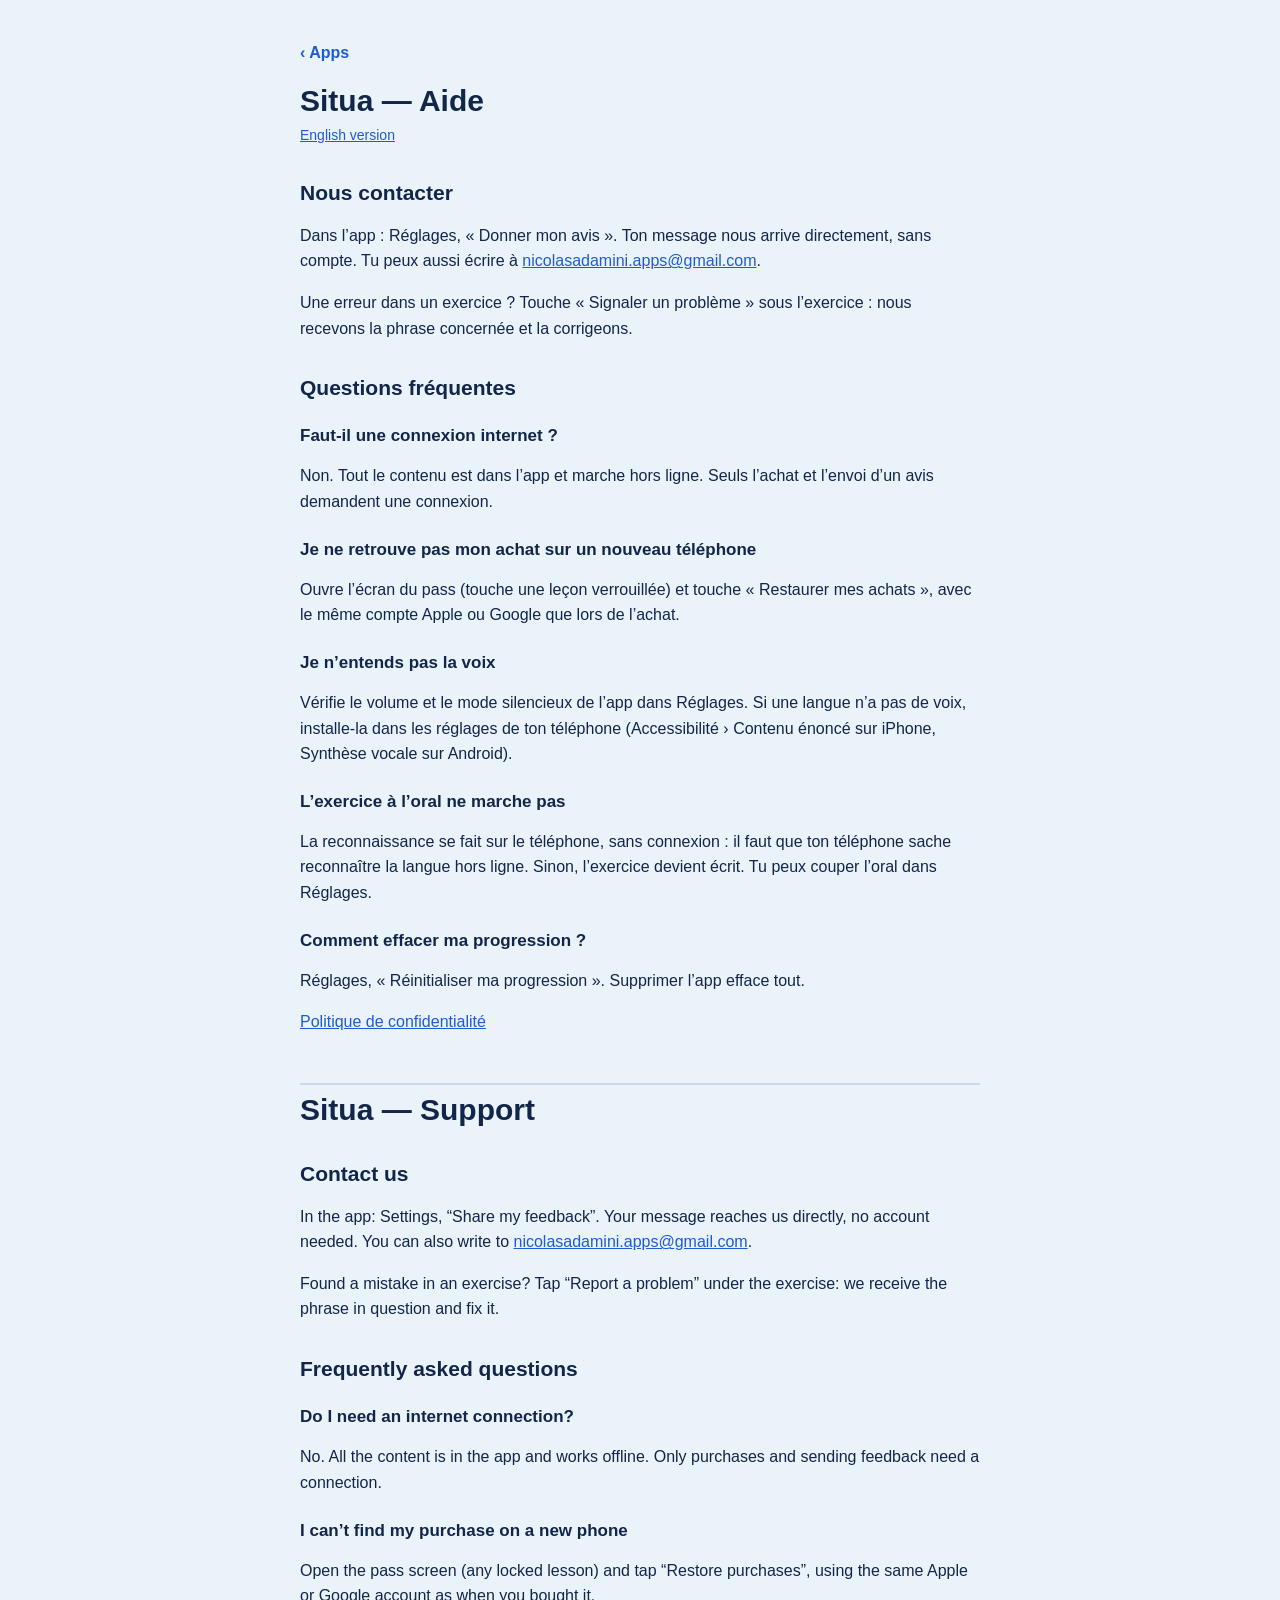
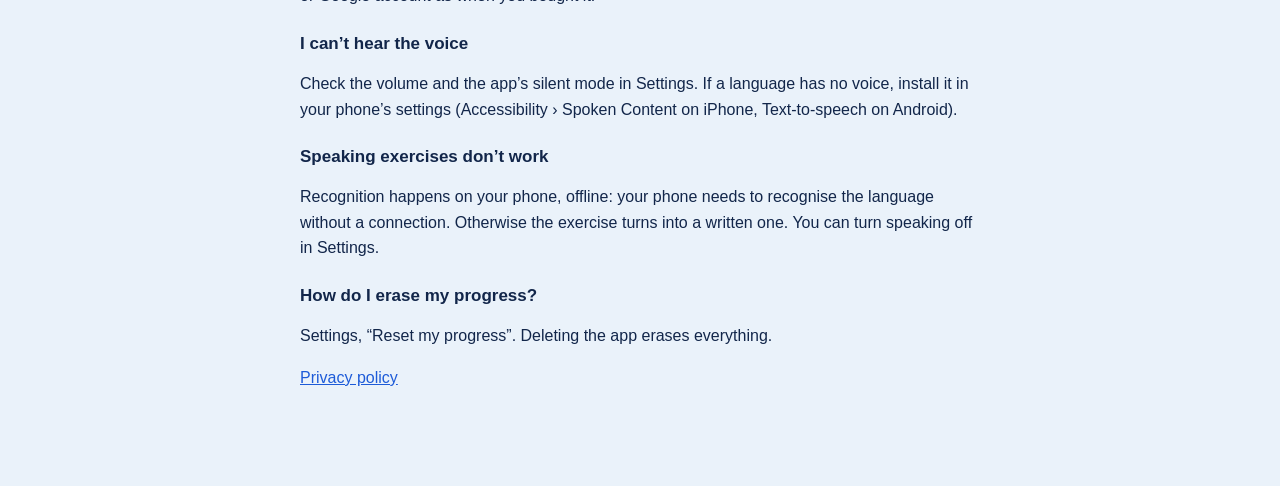
<file: situa/support/index.html>
<!DOCTYPE html>
<html lang="fr">
<head>
  <meta charset="utf-8">
  <meta name="viewport" content="width=device-width, initial-scale=1">
  <title>Situa — Aide / Support</title>
  <link rel="stylesheet" href="/style.css">
</head>
<body>
<main>
  <a class="back" href="/">‹ Apps</a>
  <h1>Situa — Aide</h1>
  <p class="lang"><a href="#en">English version</a></p>

  <h2>Nous contacter</h2>
  <p>Dans l’app : Réglages, « Donner mon avis ». Ton message nous arrive directement, sans compte. Tu peux aussi écrire à <a href="mailto:nicolasadamini.apps@gmail.com">nicolasadamini.apps@gmail.com</a>.</p>
  <p>Une erreur dans un exercice ? Touche « Signaler un problème » sous l’exercice : nous recevons la phrase concernée et la corrigeons.</p>

  <h2>Questions fréquentes</h2>
  <h3>Faut-il une connexion internet ?</h3>
  <p>Non. Tout le contenu est dans l’app et marche hors ligne. Seuls l’achat et l’envoi d’un avis demandent une connexion.</p>
  <h3>Je ne retrouve pas mon achat sur un nouveau téléphone</h3>
  <p>Ouvre l’écran du pass (touche une leçon verrouillée) et touche « Restaurer mes achats », avec le même compte Apple ou Google que lors de l’achat.</p>
  <h3>Je n’entends pas la voix</h3>
  <p>Vérifie le volume et le mode silencieux de l’app dans Réglages. Si une langue n’a pas de voix, installe-la dans les réglages de ton téléphone (Accessibilité › Contenu énoncé sur iPhone, Synthèse vocale sur Android).</p>
  <h3>L’exercice à l’oral ne marche pas</h3>
  <p>La reconnaissance se fait sur le téléphone, sans connexion : il faut que ton téléphone sache reconnaître la langue hors ligne. Sinon, l’exercice devient écrit. Tu peux couper l’oral dans Réglages.</p>
  <h3>Comment effacer ma progression ?</h3>
  <p>Réglages, « Réinitialiser ma progression ». Supprimer l’app efface tout.</p>

  <p><a href="/situa/privacy/">Politique de confidentialité</a></p>

  <hr id="en">
  <h1>Situa — Support</h1>

  <h2>Contact us</h2>
  <p>In the app: Settings, “Share my feedback”. Your message reaches us directly, no account needed. You can also write to <a href="mailto:nicolasadamini.apps@gmail.com">nicolasadamini.apps@gmail.com</a>.</p>
  <p>Found a mistake in an exercise? Tap “Report a problem” under the exercise: we receive the phrase in question and fix it.</p>

  <h2>Frequently asked questions</h2>
  <h3>Do I need an internet connection?</h3>
  <p>No. All the content is in the app and works offline. Only purchases and sending feedback need a connection.</p>
  <h3>I can’t find my purchase on a new phone</h3>
  <p>Open the pass screen (any locked lesson) and tap “Restore purchases”, using the same Apple or Google account as when you bought it.</p>
  <h3>I can’t hear the voice</h3>
  <p>Check the volume and the app’s silent mode in Settings. If a language has no voice, install it in your phone’s settings (Accessibility › Spoken Content on iPhone, Text-to-speech on Android).</p>
  <h3>Speaking exercises don’t work</h3>
  <p>Recognition happens on your phone, offline: your phone needs to recognise the language without a connection. Otherwise the exercise turns into a written one. You can turn speaking off in Settings.</p>
  <h3>How do I erase my progress?</h3>
  <p>Settings, “Reset my progress”. Deleting the app erases everything.</p>

  <p><a href="/situa/privacy/#en">Privacy policy</a></p>
</main>
</body>
</html>
</file>
<file: style.css>
:root {
  --ink: #12264a;
  --muted: #5b6b82;
  --bg: #eaf2fa;
  --card: #ffffff;
  --line: #cadae8;
  --primary: #1d5bd8;
}
* { box-sizing: border-box; }
body {
  margin: 0;
  font-family: -apple-system, BlinkMacSystemFont, "Segoe UI", Roboto, Helvetica, Arial, sans-serif;
  color: var(--ink);
  background: var(--bg);
  line-height: 1.6;
}
main { max-width: 720px; margin: 0 auto; padding: 40px 20px 80px; }
a { color: var(--primary); }
h1 { font-size: 30px; line-height: 1.15; margin: 0 0 6px; }
h2 { font-size: 21px; line-height: 1.25; margin: 34px 0 8px; }
h3 { font-size: 17px; line-height: 1.3; margin: 24px 0 6px; }
p, li { font-size: 16px; }
.muted { color: var(--muted); }
.lang { font-size: 14px; margin: 0 0 24px; }
.card {
  display: flex;
  gap: 16px;
  align-items: center;
  background: var(--card);
  border: 2px solid var(--line);
  border-bottom-width: 4px;
  border-radius: 20px;
  padding: 18px;
  margin: 16px 0;
}
.card img { width: 72px; height: 72px; border-radius: 16px; flex: none; }
.card h2 { margin: 0 0 2px; }
.card p { margin: 0 0 6px; }
.links a { margin-right: 14px; font-weight: 600; }
.back { display: inline-block; margin-bottom: 18px; font-weight: 600; text-decoration: none; }
hr { border: 0; border-top: 2px solid var(--line); margin: 48px 0 8px; }
footer { font-size: 14px; color: var(--muted); margin-top: 40px; }
</file>
